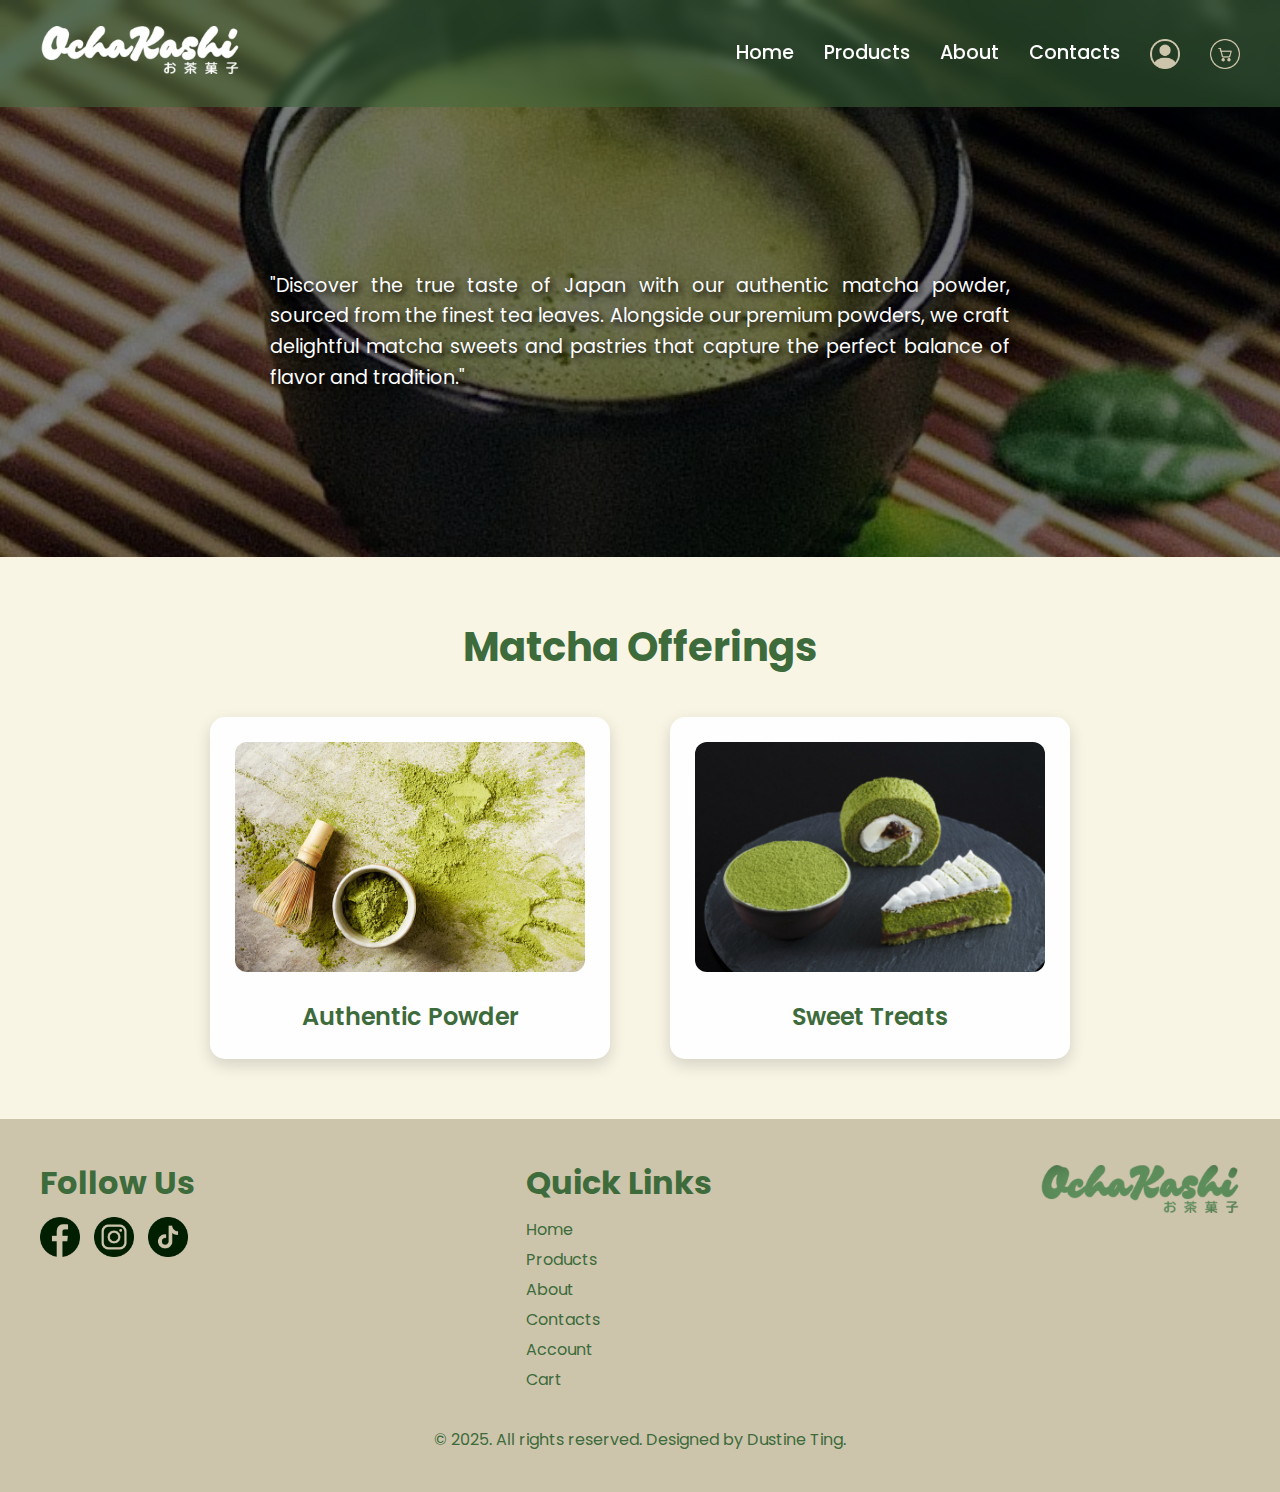
<file: Index.html>
<!DOCTYPE html>
<html lang = "en">
    <head>
        <meta charset = "UTF-8">
        <meta name = "viewport" content = "width=device-width, initial-scale=1.0">
        <link href = "Styles.css" rel = "stylesheet">
        <link href = "https://fonts.googleapis.com/css2?family=Poppins:ital,wght@0,100;0,200;0,300;0,400;0,500;0,600;0,700;0,800;0,900;1,100;1,200;1,300;1,400;1,500;1,600;1,700;1,800;1,900&display=swap" rel = "stylesheet">
        <title>Home - OchaKashi</title>
    </head>
    <body>
        <!-- Navigation Section -->
        <header class = "navigation">
            <div class = "logo"><a href = "Index.html"><img src = "Images/OchaKashi White Logo.png" alt = "OchaKashi White Logo"></a></div>
            <nav>
                <ul>
                    <li><a href = "Index.html">Home</a></li>
                    <li><a href = "Products.html">Products</a></li>
                    <li><a href = "About.html">About</a></li>
                    <li><a href = "Contacts.html">Contacts</a></li>
                    <li><a href = "Account.html"><img src = "Images/Account Icon.png" alt = "Account Icon"></a></li>
                    <li><a href = "Cart.html"><img src = "Images/Cart Icon.png" alt = "Cart Icon"></a></li>
                </ul>
            </nav>
        </header>

        <!-- Hero Section -->
        <section class = "hero">
            <div class = "overlay">
                <p>
                    "Discover the true taste of Japan with our authentic matcha powder, sourced from the finest tea leaves.
                    Alongside our premium powders, we craft delightful matcha sweets and pastries that capture the perfect balance of flavor and tradition."
                </p>
            </div>
        </section>

        <!-- Offerings Section -->
        <section class = "offerings">
            <h1>Matcha Offerings</h1>
            <div class = "cards">
                <div class = "card">
                    <a href = "Products.html"><img src = "Images/Matcha Powder.jpg" alt = "Matcha Powder"></a>
                    <h3>Authentic Powder</h3>
                </div>
                <div class = "card">
                    <a href = "Products.html"><img src = "Images/Matcha Treats.jpg" alt = "Matcha Treats"></a>
                    <h3>Sweet Treats</h3>
                </div>
            </div>
        </section>

        <!-- Footer Section-->
        <footer>
            <div class = "socials">
                <h5>Follow Us</h5>
                <div class = "icons">
                    <a href = "" target = "_blank"><img src = "Images/FB Logo.png" alt = "Facebook Logo"></a>
                    <a href = "" target = "_blank"><img src = "Images/IG Logo.png" alt = "Instagram Logo"></a>
                    <a href = "" target = "_blank"><img src = "Images/TikTok Logo.png" alt = "TikTok Logo"></a>
                </div>
            </div>
            <div class = "quick-links">
                <h5>Quick Links</h5>
                <ul>
                    <li><a href = "Index.html">Home</a></li>
                    <li><a href = "Products.html">Products</a></li>
                    <li><a href = "About.html">About</a></li>
                    <li><a href = "Contacts.html">Contacts</a></li>
                    <li><a href = "Account.html">Account</a></li>
                    <li><a href = "Cart.html">Cart</a></li>
                </ul>
            </div>
            <div class = "footer-logo"><a href = "Index.html"><img src = "Images/OchaKashi Logo.png" alt = "OchaKashi Logo"></a></div>
            <p class = "credits">© 2025. All rights reserved. Designed by Dustine Ting.</p>
        </footer>
    </body>
</html>
</file>
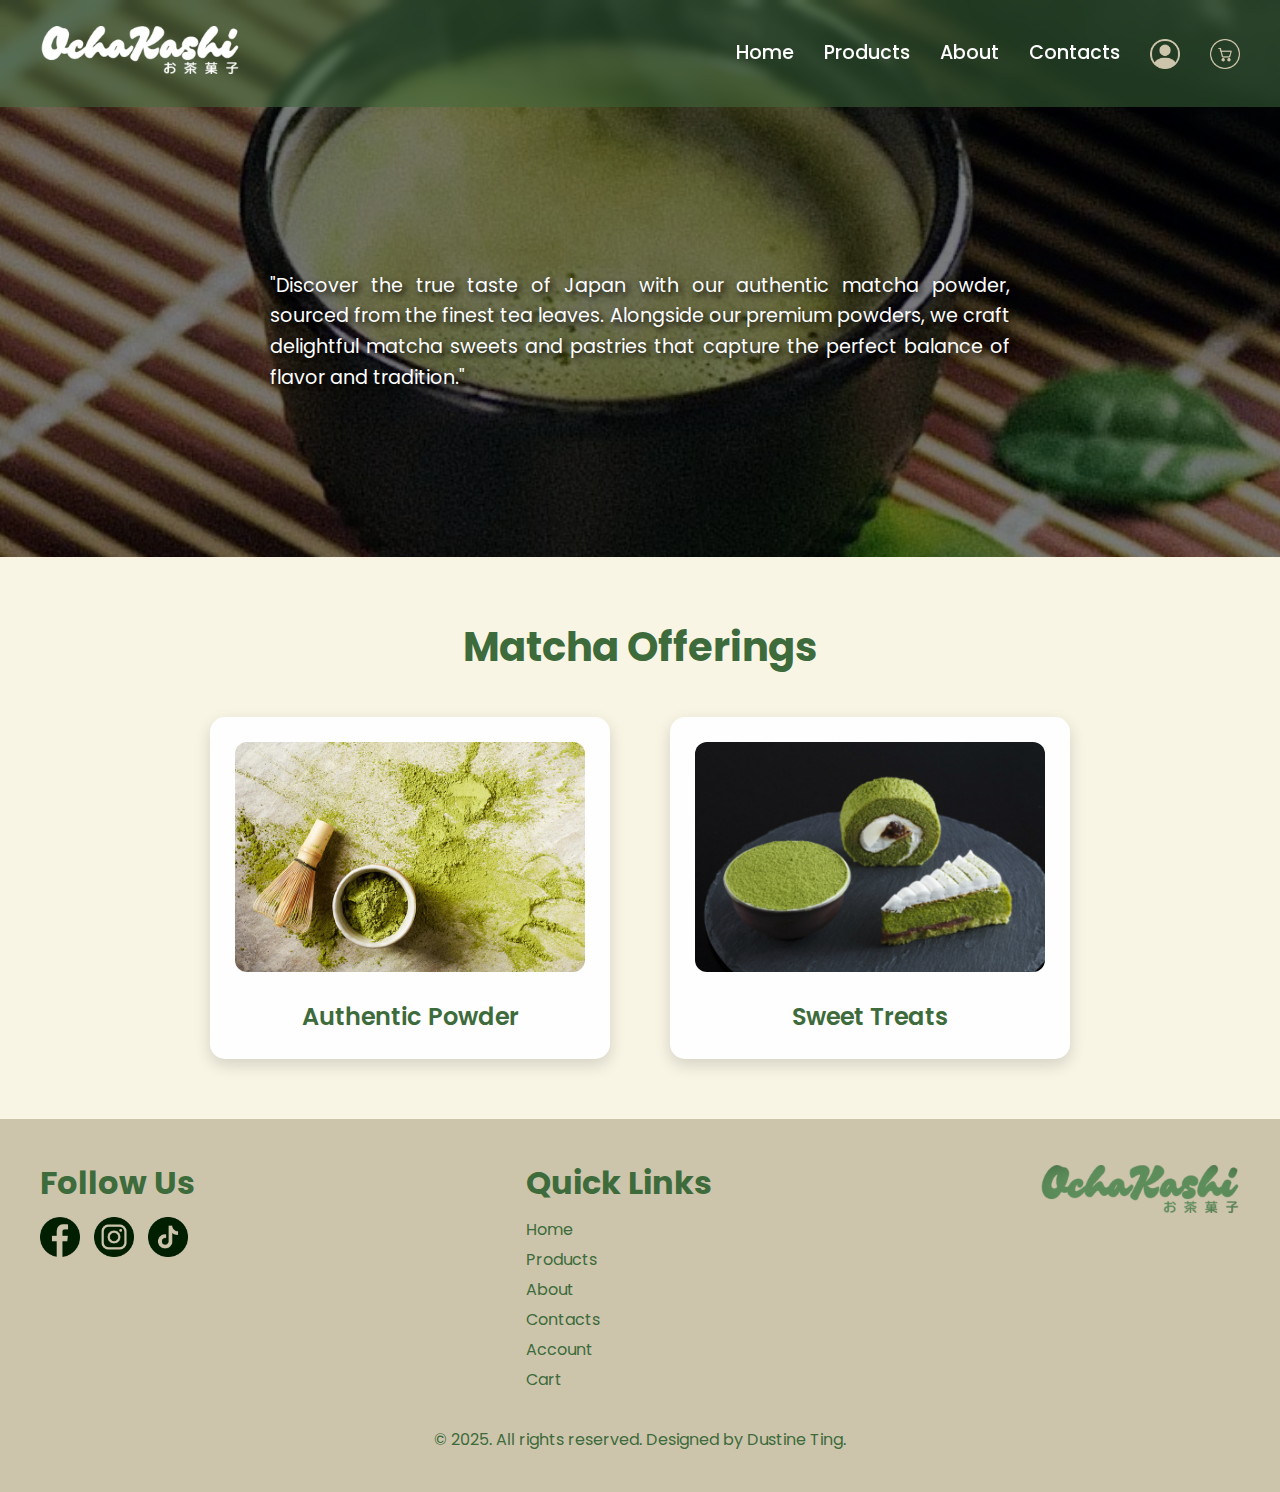
<file: index.html>
<!DOCTYPE html>
<html lang = "en">
    <head>
        <meta charset = "UTF-8">
        <meta name = "viewport" content = "width=device-width, initial-scale=1.0">
        <link href = "Styles.css" rel = "stylesheet">
        <link href = "https://fonts.googleapis.com/css2?family=Poppins:ital,wght@0,100;0,200;0,300;0,400;0,500;0,600;0,700;0,800;0,900;1,100;1,200;1,300;1,400;1,500;1,600;1,700;1,800;1,900&display=swap" rel = "stylesheet">
        <title>Home - OchaKashi</title>
    </head>
    <body>
        <!-- Navigation Section -->
        <header class = "navigation">
            <div class = "logo"><a href = "index.html"><img src = "Images/OchaKashi White Logo.png" alt = "OchaKashi White Logo"></a></div>
            <nav>
                <ul>
                    <li><a href = "index.html">Home</a></li>
                    <li><a href = "Products.html">Products</a></li>
                    <li><a href = "About.html">About</a></li>
                    <li><a href = "Contacts.html">Contacts</a></li>
                    <li><a href = "Account.html"><img src = "Images/Account Icon.png" alt = "Account Icon"></a></li>
                    <li><a href = "Cart.html"><img src = "Images/Cart Icon.png" alt = "Cart Icon"></a></li>
                </ul>
            </nav>
        </header>

        <!-- Hero Section -->
        <section class = "hero">
            <div class = "overlay">
                <p>
                    "Discover the true taste of Japan with our authentic matcha powder, sourced from the finest tea leaves.
                    Alongside our premium powders, we craft delightful matcha sweets and pastries that capture the perfect balance of flavor and tradition."
                </p>
            </div>
        </section>

        <!-- Offerings Section -->
        <section class = "offerings">
            <h1>Matcha Offerings</h1>
            <div class = "cards">
                <div class = "card">
                    <a href = "Products.html"><img src = "Images/Matcha Powder.jpg" alt = "Matcha Powder"></a>
                    <h3>Authentic Powder</h3>
                </div>
                <div class = "card">
                    <a href = "Products.html#Matcha-Sweet-Treats"><img src = "Images/Matcha Treats.jpg" alt = "Matcha Treats"></a>
                    <h3>Sweet Treats</h3>
                </div>
            </div>
        </section>

        <!-- Footer Section -->
        <footer>
            <div class = "socials">
                <h5>Follow Us</h5>
                <div class = "icons">
                    <a href = "" target = "_blank"><img src = "Images/FB Logo.png" alt = "Facebook Logo"></a>
                    <a href = "" target = "_blank"><img src = "Images/IG Logo.png" alt = "Instagram Logo"></a>
                    <a href = "" target = "_blank"><img src = "Images/TikTok Logo.png" alt = "TikTok Logo"></a>
                </div>
            </div>
            <div class = "quick-links">
                <h5>Quick Links</h5>
                <ul>
                    <li><a href = "index.html">Home</a></li>
                    <li><a href = "Products.html">Products</a></li>
                    <li><a href = "About.html">About</a></li>
                    <li><a href = "Contacts.html">Contacts</a></li>
                    <li><a href = "Account.html">Account</a></li>
                    <li><a href = "Cart.html">Cart</a></li>
                </ul>
            </div>
            <div class = "footer-logo"><a href = "index.html"><img src = "Images/OchaKashi Logo.png" alt = "OchaKashi Logo"></a></div>
            <p class = "credits">© 2025. All rights reserved. Designed by Dustine Ting.</p>
        </footer>
    </body>
</html>
</file>
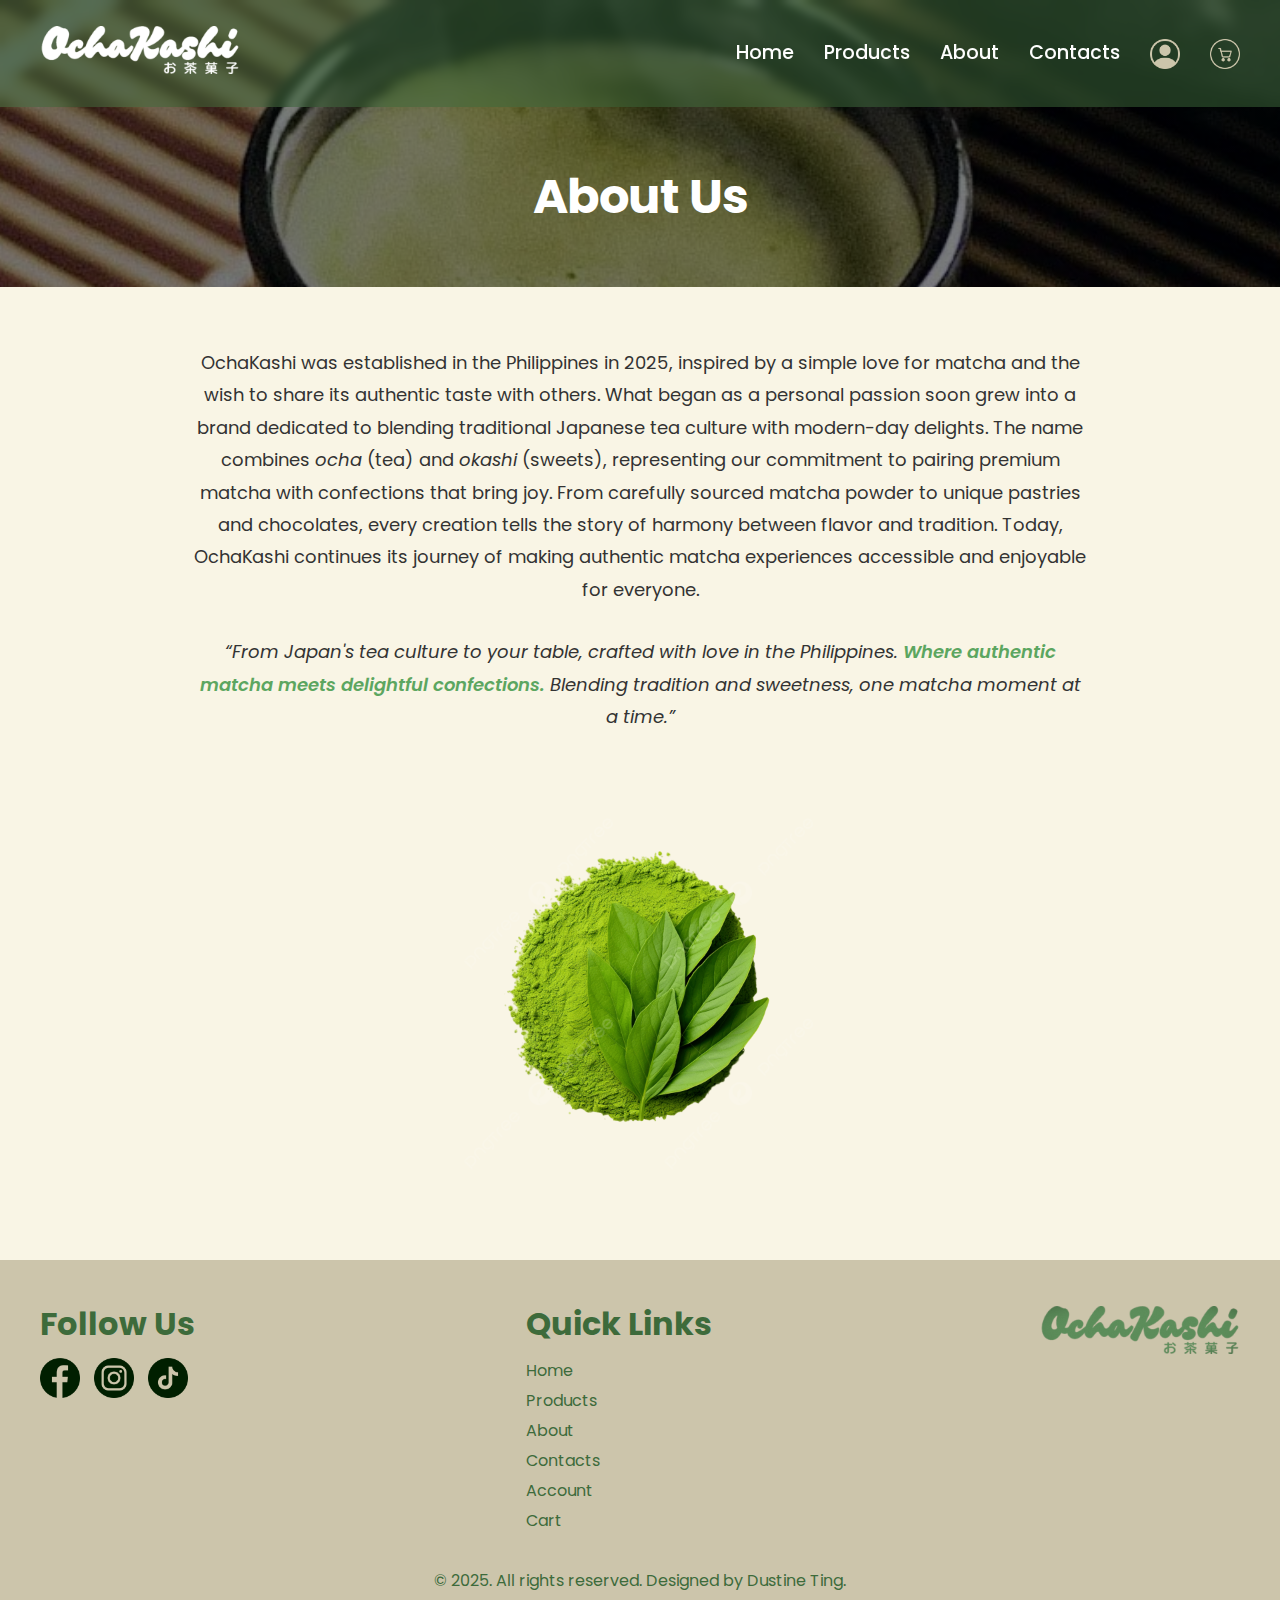
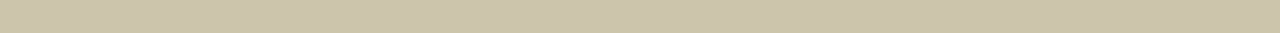
<file: About.html>
<!DOCTYPE html>
<html lang = "en">
    <head>
        <meta charset = "UTF-8">
        <meta name = "viewport" content = "width=device-width, initial-scale=1.0">
        <link href = "Styles.css" rel = "stylesheet">
        <link href = "https://fonts.googleapis.com/css2?family=Poppins:ital,wght@0,100;0,200;0,300;0,400;0,500;0,600;0,700;0,800;0,900;1,100;1,200;1,300;1,400;1,500;1,600;1,700;1,800;1,900&display=swap" rel = "stylesheet">
        <title>About - OchaKashi</title>
    </head>
    <body>
        <!-- Navigation Section -->
        <header class = "navigation">
            <div class = "logo"><a href = "index.html"><img src = "Images/OchaKashi White Logo.png" alt = "OchaKashi White Logo"></a></div>
            <nav>
                <ul>
                    <li><a href = "index.html">Home</a></li>
                    <li><a href = "Products.html">Products</a></li>
                    <li><a href = "About.html">About</a></li>
                    <li><a href = "Contacts.html">Contacts</a></li>
                    <li><a href = "Account.html"><img src = "Images/Account Icon.png" alt = "Account Icon"></a></li>
                    <li><a href = "Cart.html"><img src = "Images/Cart Icon.png" alt = "Cart Icon"></a></li>
                </ul>
            </nav>
        </header>

        <!-- About Hero Section -->
        <section class = "about-hero">
            <div class = "overlay">
                <h1>About Us</h1>
            </div>
        </section>

        <!-- About Content Section -->
        <section class = "about-section">
            <div class = "about-container">
                <p>
                    OchaKashi was established in the Philippines in 2025, inspired by a simple love for matcha and the wish to share its authentic taste with others. What began as a personal passion soon grew into a brand dedicated to blending traditional Japanese tea culture with modern-day delights. The name combines <em>ocha</em> (tea) and <em>okashi</em> (sweets), representing our commitment to pairing premium matcha with confections that bring joy. From carefully sourced matcha powder to unique pastries and chocolates, every creation tells the story of harmony between flavor and tradition. Today, OchaKashi continues its journey of making authentic matcha experiences accessible and enjoyable for everyone.
                </p>

                <p class = "quote">
                    “From Japan's tea culture to your table, crafted with love in the Philippines. 
                    <span class = "highlight">Where authentic matcha meets delightful confections.</span> 
                    Blending tradition and sweetness, one matcha moment at a time.”
                </p>

                <div class = "about-image">
                    <img src = "Images/Matcha.png" alt = "Matcha Leaves">
                </div>
            </div>
        </section>

        <!-- Footer Section -->
        <footer>
            <div class = "socials">
                <h5>Follow Us</h5>
                <div class = "icons">
                    <a href = "" target = "_blank"><img src = "Images/FB Logo.png" alt = "Facebook Logo"></a>
                    <a href = "" target = "_blank"><img src = "Images/IG Logo.png" alt = "Instagram Logo"></a>
                    <a href = "" target = "_blank"><img src = "Images/TikTok Logo.png" alt = "TikTok Logo"></a>
                </div>
            </div>
            <div class = "quick-links">
                <h5>Quick Links</h5>
                <ul>
                    <li><a href = "index.html">Home</a></li>
                    <li><a href = "Products.html">Products</a></li>
                    <li><a href = "About.html">About</a></li>
                    <li><a href = "Contacts.html">Contacts</a></li>
                    <li><a href = "Account.html">Account</a></li>
                    <li><a href = "Cart.html">Cart</a></li>
                </ul>
            </div>
            <div class = "footer-logo"><a href = "index.html"><img src = "Images/OchaKashi Logo.png" alt = "OchaKashi Logo"></a></div>
            <p class = "credits">© 2025. All rights reserved. Designed by Dustine Ting.</p>
        </footer>
    </body>
</html>
</file>
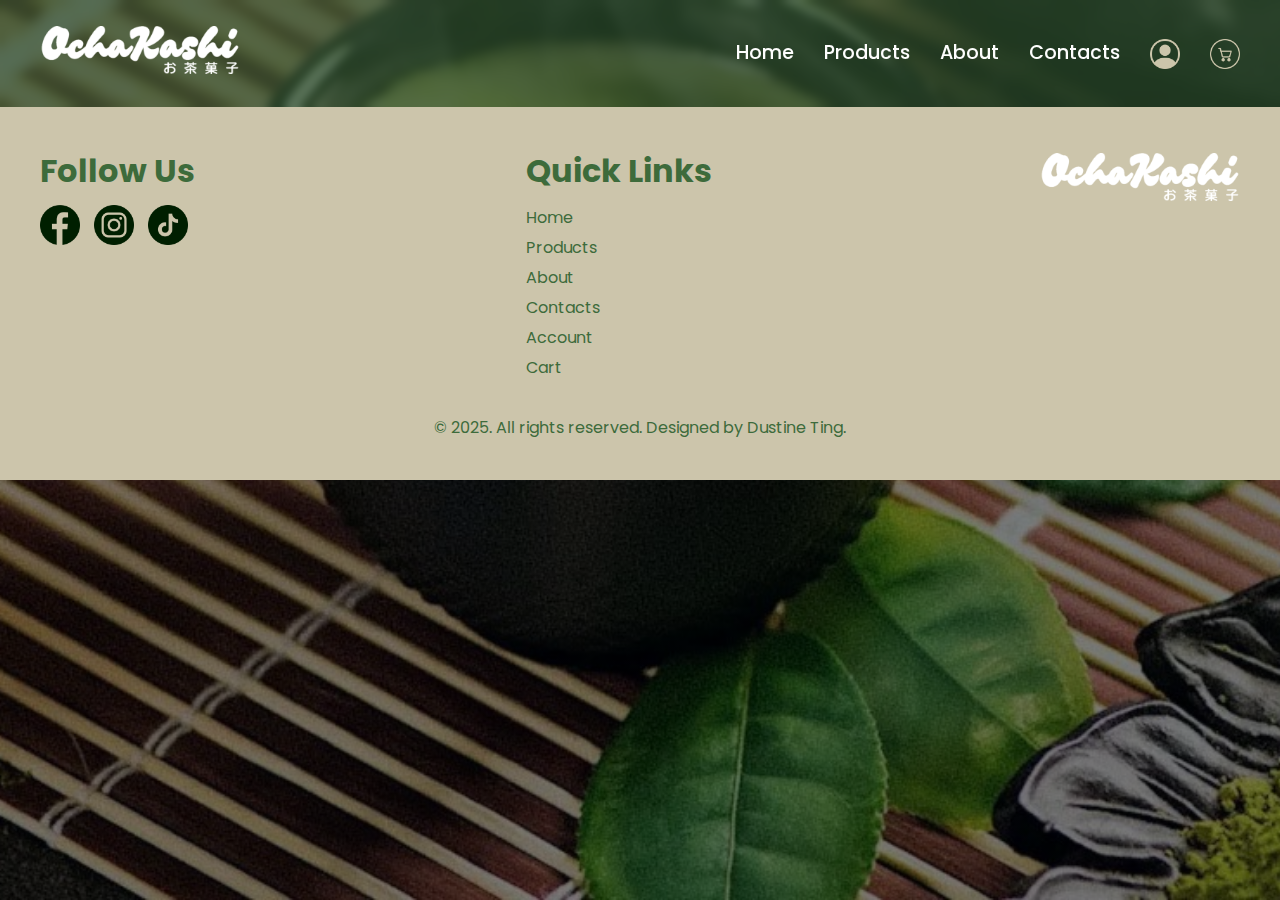
<file: Account.html>
<!DOCTYPE html>
<html lang = "en">
    <head>
        <meta charset = "UTF-8">
        <meta name = "viewport" content = "width=device-width, initial-scale=1.0">
        <link href = "Styles.css" rel = "stylesheet">
        <link href = "https://fonts.googleapis.com/css2?family=Poppins:ital,wght@0,100;0,200;0,300;0,400;0,500;0,600;0,700;0,800;0,900;1,100;1,200;1,300;1,400;1,500;1,600;1,700;1,800;1,900&display=swap" rel = "stylesheet">
        <title>Account - OchaKashi</title>
    </head>
    <body>
        <!-- Navigation Section -->
        <header class = "navigation">
            <div class = "logo"><a href = "Index.html"><img src = "Images/OchaKashi White Logo.png" alt = "OchaKashi White Logo"></a></div>
            <nav>
                <ul>
                    <li><a href = "Index.html">Home</a></li>
                    <li><a href = "Products.html">Products</a></li>
                    <li><a href = "About.html">About</a></li>
                    <li><a href = "Contacts.html">Contacts</a></li>
                    <li><a href = "Account.html"><img src = "Images/Account Icon.png" alt = "Account Icon"></a></li>
                    <li><a href = "Cart.html"><img src = "Images/Cart Icon.png" alt = "Cart Icon"></a></li>
                </ul>
            </nav>
        </header>

        <!-- Footer Section-->
        <footer>
            <div class = "socials">
                <h5>Follow Us</h5>
                <div class = "icons">
                    <a href = "" target = "_blank"><img src = "Images/FB Logo.png" alt = "Facebook Logo"></a>
                    <a href = "" target = "_blank"><img src = "Images/IG Logo.png" alt = "Instagram Logo"></a>
                    <a href = "" target = "_blank"><img src = "Images/TikTok Logo.png" alt = "TikTok Logo"></a>
                </div>
            </div>
            <div class = "quick-links">
                <h5>Quick Links</h5>
                <ul>
                    <li><a href = "Index.html">Home</a></li>
                    <li><a href = "Products.html">Products</a></li>
                    <li><a href = "About.html">About</a></li>
                    <li><a href = "Contacts.html">Contacts</a></li>
                    <li><a href = "Account.html">Account</a></li>
                    <li><a href = "Cart.html">Cart</a></li>
                </ul>
            </div>
            <div class = "footer-logo"><a href = "Index.html"><img src = "Images/OchaKashi White Logo.png" alt = "OchaKashi White Logo"></a></div>
            <p class = "credits">© 2025. All rights reserved. Designed by Dustine Ting.</p>
        </footer>
    </body>
</html>
</file>
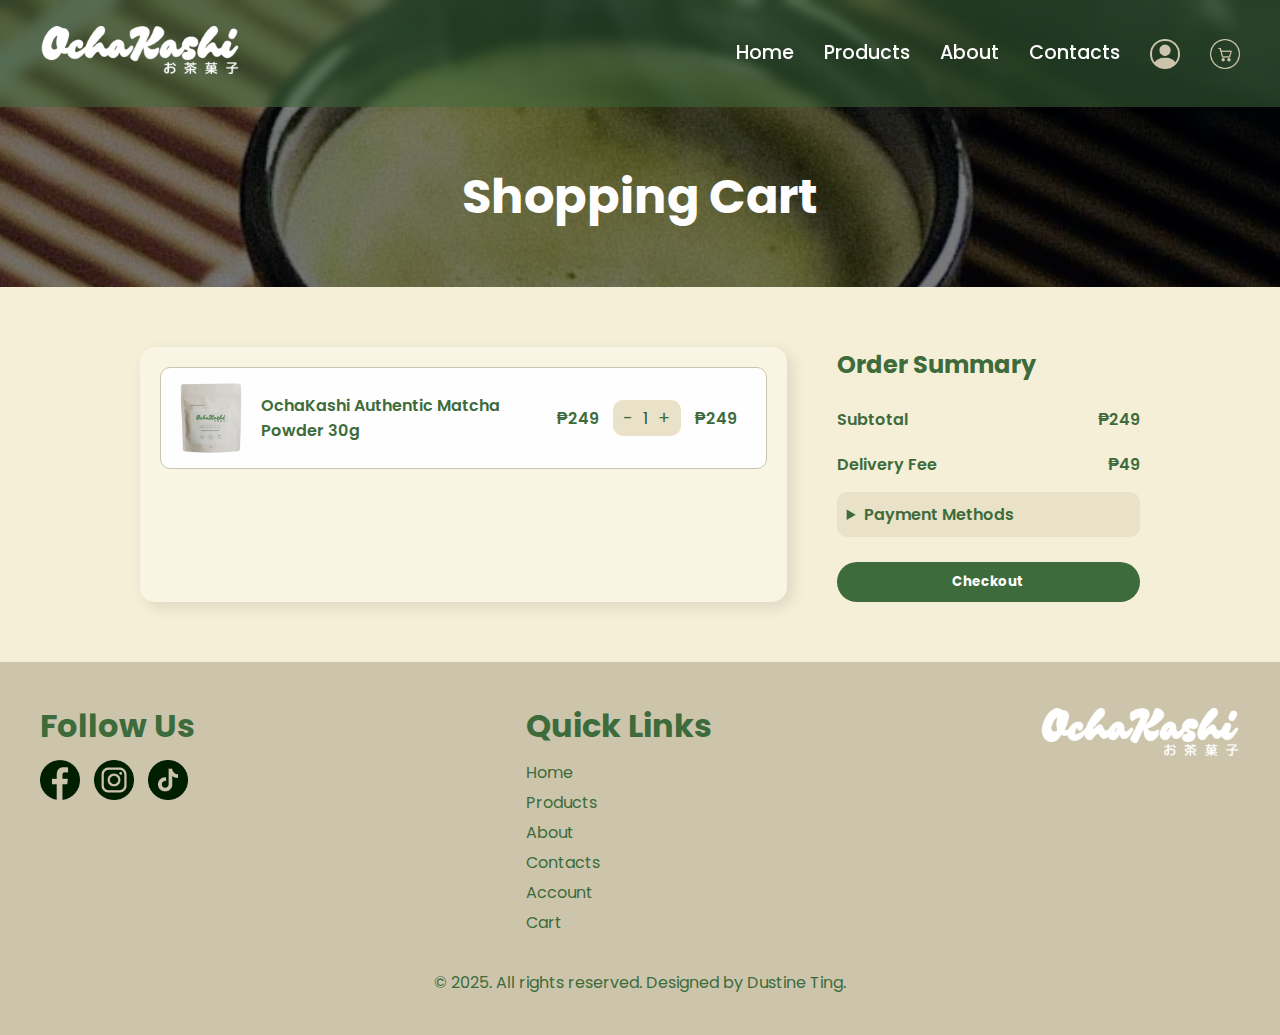
<file: Cart.html>
<!DOCTYPE html>
<html lang = "en">
    <head>
        <meta charset = "UTF-8">
        <meta name = "viewport" content = "width=device-width, initial-scale=1.0">
        <link href = "Styles.css" rel = "stylesheet">
        <link href = "https://fonts.googleapis.com/css2?family=Poppins:ital,wght@0,100;0,200;0,300;0,400;0,500;0,600;0,700;0,800;0,900;1,100;1,200;1,300;1,400;1,500;1,600;1,700;1,800;1,900&display=swap" rel = "stylesheet">
        <title>Cart - OchaKashi</title>
    </head>
    <body>
        <!-- Navigation Section -->
        <header class = "navigation">
            <div class = "logo"><a href = "index.html"><img src = "Images/OchaKashi White Logo.png" alt = "OchaKashi White Logo"></a></div>
            <nav>
                <ul>
                    <li><a href = "index.html">Home</a></li>
                    <li><a href = "Products.html">Products</a></li>
                    <li><a href = "About.html">About</a></li>
                    <li><a href = "Contacts.html">Contacts</a></li>
                    <li><a href = "Account.html"><img src = "Images/Account Icon.png" alt = "Account Icon"></a></li>
                    <li><a href = "Cart.html"><img src = "Images/Cart Icon.png" alt = "Cart Icon"></a></li>
                </ul>
            </nav>
        </header>

        <!-- Hero Section -->
        <section class = "cart-hero">
            <h1>Shopping Cart</h1>
        </section>

        <!-- Cart Section -->
        <section class = "cart-section">
            <div class = "cart-container">
                <!-- Left: Cart Items -->
                <div class = "cart-items">
                    <div class = "cart-item">
                        <img src = "Images/OchaKashi Matcha Powder.png" alt = "Matcha Powder">
                        <div class = "item-info">
                            <h3>OchaKashi Authentic Matcha Powder 30g</h3>
                        </div>
                        <p class="item-price">₱249</p>
                        <div class="quantity-controls">
                            <button>-</button>
                            <span>1</span>
                            <button>+</button>
                        </div>
                        <p class="item-total">₱249</p>
                    </div>
                </div>

                <!-- Right: Summary -->
                <aside class="order-summary">
                    <h2>Order Summary</h2>
                    <div class = "summary-item">
                        <span>Subtotal</span><span>₱249</span>
                    </div>
                    <div class = "summary-item">
                        <span>Delivery Fee</span><span>₱49</span>
                    </div>

                    <details class = "payment-methods">
                        <summary>Payment Methods</summary>
                        <ul>
                            <li>Cash on Delivery</li>
                            <li>GCash</li>
                            <li>Credit/Debit Card</li>
                        </ul>
                    </details>

                    <button class = "checkout-button">Checkout</button>
                </aside>
            </div>
        </section>

        <!-- Footer Section-->
        <footer>
            <div class = "socials">
                <h5>Follow Us</h5>
                <div class = "icons">
                    <a href = "" target = "_blank"><img src = "Images/FB Logo.png" alt = "Facebook Logo"></a>
                    <a href = "" target = "_blank"><img src = "Images/IG Logo.png" alt = "Instagram Logo"></a>
                    <a href = "" target = "_blank"><img src = "Images/TikTok Logo.png" alt = "TikTok Logo"></a>
                </div>
            </div>
            <div class = "quick-links">
                <h5>Quick Links</h5>
                <ul>
                    <li><a href = "index.html">Home</a></li>
                    <li><a href = "Products.html">Products</a></li>
                    <li><a href = "About.html">About</a></li>
                    <li><a href = "Contacts.html">Contacts</a></li>
                    <li><a href = "Account.html">Account</a></li>
                    <li><a href = "Cart.html">Cart</a></li>
                </ul>
            </div>
            <div class = "footer-logo"><a href = "index.html"><img src = "Images/OchaKashi White Logo.png" alt = "OchaKashi White Logo"></a></div>
            <p class = "credits">© 2025. All rights reserved. Designed by Dustine Ting.</p>
        </footer>
    </body>
</html>
</file>
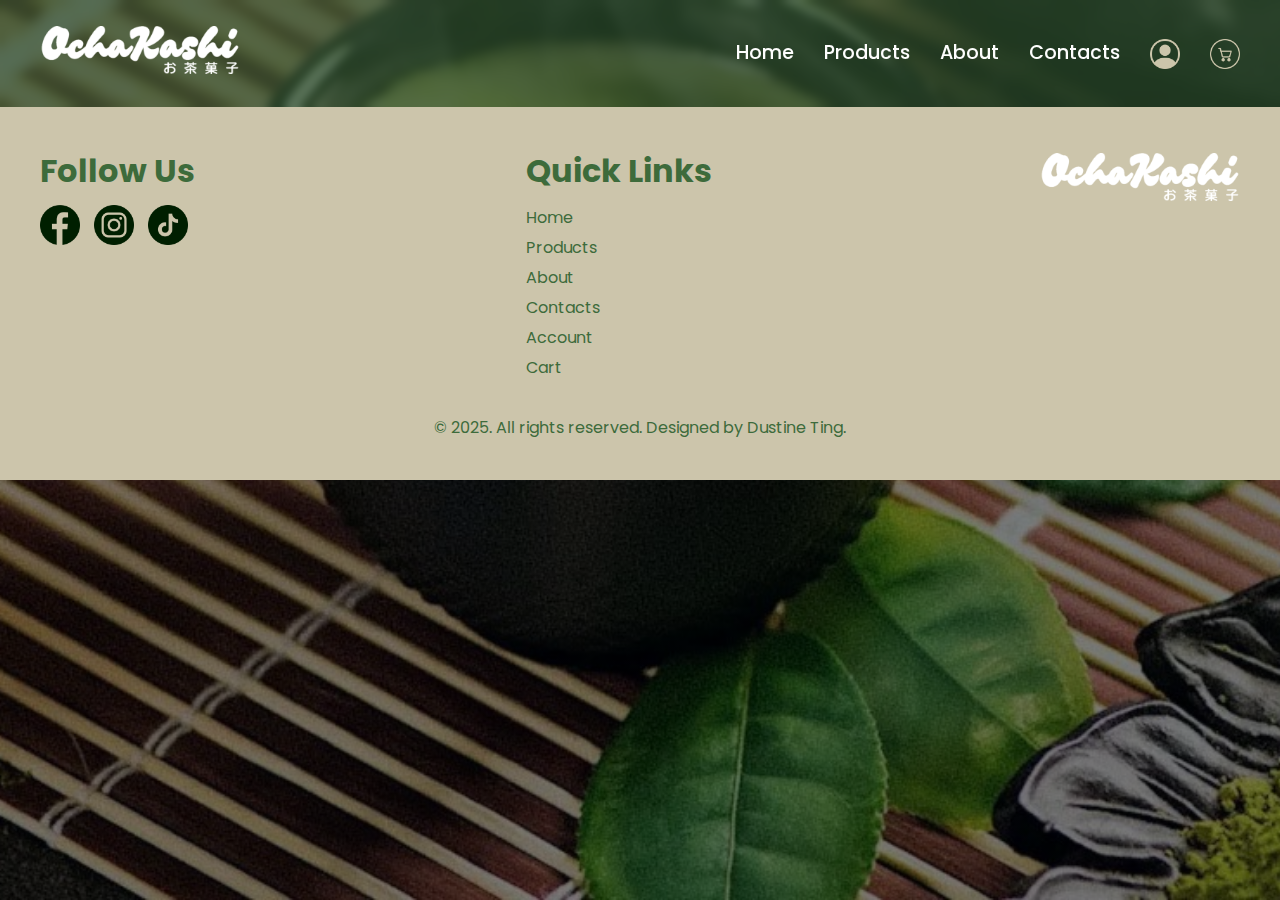
<file: Contacts.html>
<!DOCTYPE html>
<html lang = "en">
    <head>
        <meta charset = "UTF-8">
        <meta name = "viewport" content = "width=device-width, initial-scale=1.0">
        <link href = "Styles.css" rel = "stylesheet">
        <link href = "https://fonts.googleapis.com/css2?family=Poppins:ital,wght@0,100;0,200;0,300;0,400;0,500;0,600;0,700;0,800;0,900;1,100;1,200;1,300;1,400;1,500;1,600;1,700;1,800;1,900&display=swap" rel = "stylesheet">
        <title>Contacts - OchaKashi</title>
    </head>
    <body>
        <!-- Navigation Section -->
        <header class = "navigation">
            <div class = "logo"><a href = "Index.html"><img src = "Images/OchaKashi White Logo.png" alt = "OchaKashi White Logo"></a></div>
            <nav>
                <ul>
                    <li><a href = "Index.html">Home</a></li>
                    <li><a href = "Products.html">Products</a></li>
                    <li><a href = "About.html">About</a></li>
                    <li><a href = "Contacts.html">Contacts</a></li>
                    <li><a href = "Account.html"><img src = "Images/Account Icon.png" alt = "Account Icon"></a></li>
                    <li><a href = "Cart.html"><img src = "Images/Cart Icon.png" alt = "Cart Icon"></a></li>
                </ul>
            </nav>
        </header>

        <!-- Footer Section-->
        <footer>
            <div class = "socials">
                <h5>Follow Us</h5>
                <div class = "icons">
                    <a href = "" target = "_blank"><img src = "Images/FB Logo.png" alt = "Facebook Logo"></a>
                    <a href = "" target = "_blank"><img src = "Images/IG Logo.png" alt = "Instagram Logo"></a>
                    <a href = "" target = "_blank"><img src = "Images/TikTok Logo.png" alt = "TikTok Logo"></a>
                </div>
            </div>
            <div class = "quick-links">
                <h5>Quick Links</h5>
                <ul>
                    <li><a href = "Index.html">Home</a></li>
                    <li><a href = "Products.html">Products</a></li>
                    <li><a href = "About.html">About</a></li>
                    <li><a href = "Contacts.html">Contacts</a></li>
                    <li><a href = "Account.html">Account</a></li>
                    <li><a href = "Cart.html">Cart</a></li>
                </ul>
            </div>
            <div class = "footer-logo"><a href = "Index.html"><img src = "Images/OchaKashi White Logo.png" alt = "OchaKashi White Logo"></a></div>
            <p class = "credits">© 2025. All rights reserved. Designed by Dustine Ting.</p>
        </footer>
    </body>
</html>
</file>
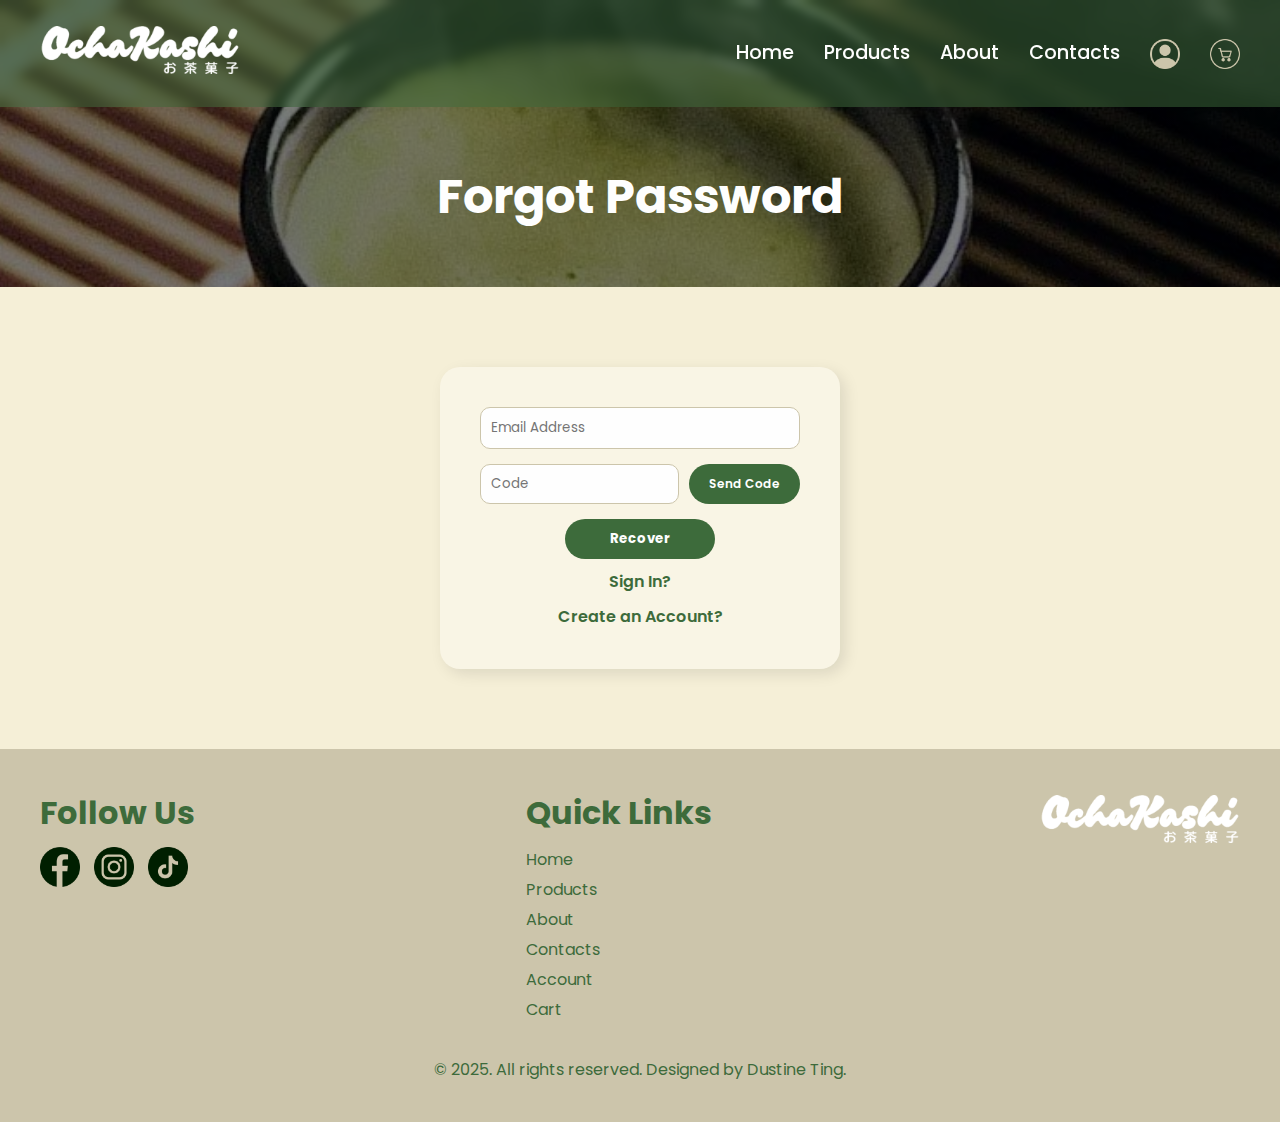
<file: Forgot-Password.html>
<!DOCTYPE html>
<html lang = "en">
    <head>
        <meta charset = "UTF-8">
        <meta name = "viewport" content = "width=device-width, initial-scale=1.0">
        <link href = "Styles.css" rel = "stylesheet">
        <link href = "https://fonts.googleapis.com/css2?family=Poppins:ital,wght@0,100;0,200;0,300;0,400;0,500;0,600;0,700;0,800;0,900;1,100;1,200;1,300;1,400;1,500;1,600;1,700;1,800;1,900&display=swap" rel = "stylesheet">
        <title>Forgot Password - OchaKashi</title>
    </head>
    <body>
        <!-- Navigation Section -->
        <header class = "navigation">
            <div class = "logo"><a href = "Index.html"><img src = "Images/OchaKashi White Logo.png" alt = "OchaKashi White Logo"></a></div>
            <nav>
                <ul>
                    <li><a href = "Index.html">Home</a></li>
                    <li><a href = "Products.html">Products</a></li>
                    <li><a href = "About.html">About</a></li>
                    <li><a href = "Contacts.html">Contacts</a></li>
                    <li><a href = "Account.html"><img src = "Images/Account Icon.png" alt = "Account Icon"></a></li>
                    <li><a href = "Cart.html"><img src = "Images/Cart Icon.png" alt = "Cart Icon"></a></li>
                </ul>
            </nav>
        </header>

        <!-- Hero Section -->
        <section class = "account-hero">
            <div class = "overlay">
                <h1>Forgot Password</h1>
            </div>
        </section>

        <!-- Forgot Password Form -->
        <section class = "account-section">
            <form class = "account-form">
                <input type = "email" placeholder = "Email Address" required>

                <div class = "code-fields">
                    <input type = "text" placeholder = "Code" required>
                    <button type = "button" class = "small-button">Send Code</button>
                </div>

                <button type = "submit" class = "button">Recover</button>

                <a href = "Account.html" class = "switch-link">Sign In?</a>
                <a href = "Sign-Up.html" class = "switch-link">Create an Account?</a>
            </form>
        </section>

        <!-- Footer Section-->
        <footer>
            <div class = "socials">
                <h5>Follow Us</h5>
                <div class = "icons">
                    <a href = "" target = "_blank"><img src = "Images/FB Logo.png" alt = "Facebook Logo"></a>
                    <a href = "" target = "_blank"><img src = "Images/IG Logo.png" alt = "Instagram Logo"></a>
                    <a href = "" target = "_blank"><img src = "Images/TikTok Logo.png" alt = "TikTok Logo"></a>
                </div>
            </div>
            <div class = "quick-links">
                <h5>Quick Links</h5>
                <ul>
                    <li><a href = "Index.html">Home</a></li>
                    <li><a href = "Products.html">Products</a></li>
                    <li><a href = "About.html">About</a></li>
                    <li><a href = "Contacts.html">Contacts</a></li>
                    <li><a href = "Account.html">Account</a></li>
                    <li><a href = "Cart.html">Cart</a></li>
                </ul>
            </div>
            <div class = "footer-logo"><a href = "Index.html"><img src = "Images/OchaKashi White Logo.png" alt = "OchaKashi White Logo"></a></div>
            <p class = "credits">© 2025. All rights reserved. Designed by Dustine Ting.</p>
        </footer>
    </body>
</html>
</file>
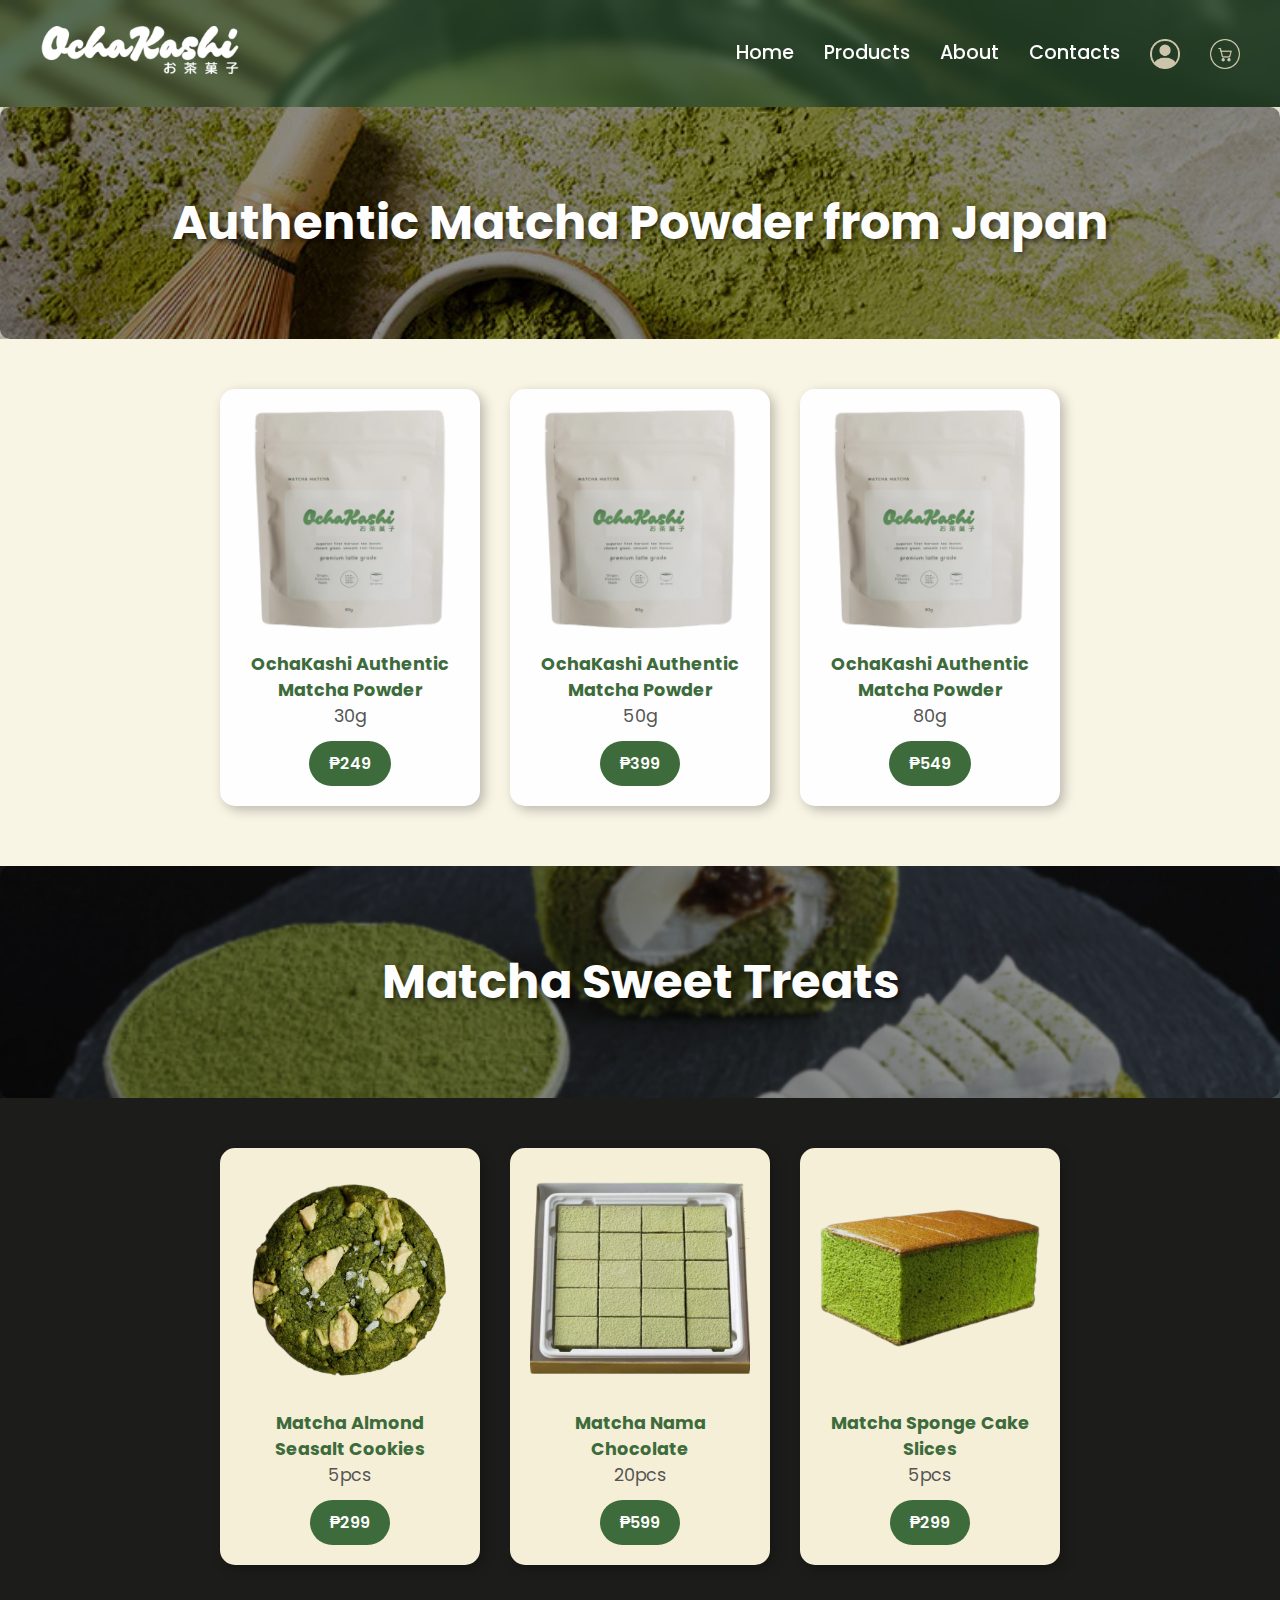
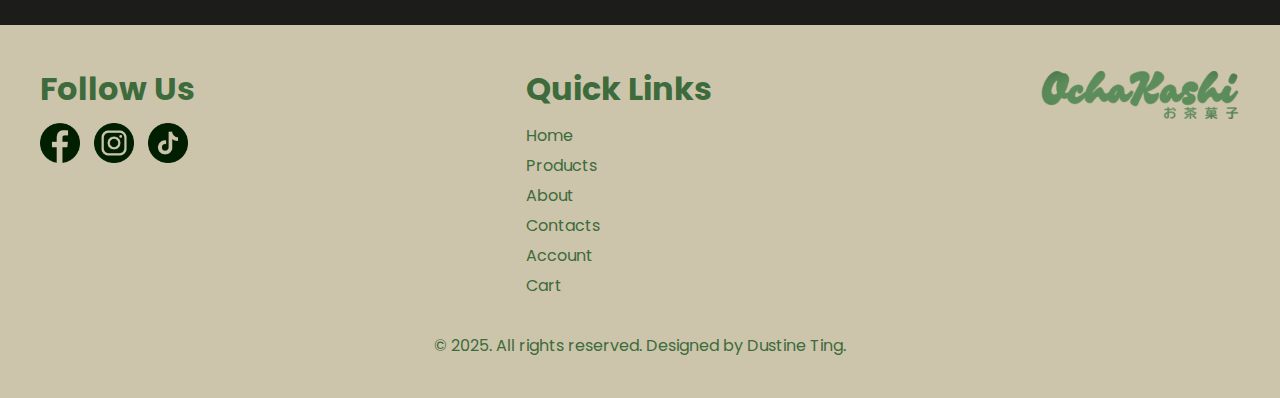
<file: Products.html>
<!DOCTYPE html>
<html lang = "en">
    <head>
        <meta charset = "UTF-8">
        <meta name = "viewport" content = "width=device-width, initial-scale=1.0">
        <link href = "Styles.css" rel = "stylesheet">
        <link href = "https://fonts.googleapis.com/css2?family=Poppins:ital,wght@0,100;0,200;0,300;0,400;0,500;0,600;0,700;0,800;0,900;1,100;1,200;1,300;1,400;1,500;1,600;1,700;1,800;1,900&display=swap" rel = "stylesheet">
        <title>Products - OchaKashi</title>
    </head>
    <body>
        <!-- Navigation Section -->
        <header class = "navigation">
            <div class = "logo"><a href = "index.html"><img src = "Images/OchaKashi White Logo.png" alt = "OchaKashi White Logo"></a></div>
            <nav>
                <ul>
                    <li><a href = "index.html">Home</a></li>
                    <li><a href = "Products.html">Products</a></li>
                    <li><a href = "About.html">About</a></li>
                    <li><a href = "Contacts.html">Contacts</a></li>
                    <li><a href = "Account.html"><img src = "Images/Account Icon.png" alt = "Account Icon"></a></li>
                    <li><a href = "Cart.html"><img src = "Images/Cart Icon.png" alt = "Cart Icon"></a></li>
                </ul>
            </nav>
        </header>

        <!-- Matcha Powder Section -->
        <section class = "powder-section product-section">
            <div class = "section-header">
                <h1>Authentic Matcha Powder from Japan</h1>
            </div>

            <div class = "product-cards">
                <div class = "product-card">
                    <img src = "Images/OchaKashi Matcha Powder.png" alt = "Matcha Powder 30g">
                    <h3>OchaKashi Authentic Matcha Powder<br><span>30g</span></h3>
                    <p class = "price">₱249</p>
                </div>

                <div class = "product-card">
                    <img src = "Images/OchaKashi Matcha Powder.png" alt = "Matcha Powder 50g">
                    <h3>OchaKashi Authentic Matcha Powder<br><span>50g</span></h3>
                    <p class = "price">₱399</p>
                </div>

                <div class = "product-card">
                    <img src = "Images/OchaKashi Matcha Powder.png" alt = "Matcha Powder 80g">
                    <h3>OchaKashi Authentic Matcha Powder<br><span>80g</span></h3>
                    <p class = "price">₱549</p>
                </div>
            </div>
        </section>

        <!-- Sweet Treats Section -->
        <section id = "Matcha-Sweet-Treats" class = "treats-section product-section">
            <div class = "section-header">
                <h1>Matcha Sweet Treats</h1>
            </div>

            <div class = "product-cards">
                <div class = "product-card">
                    <img src = "Images/Matcha Cookie.png" alt = "Matcha Cookies">
                    <h3>Matcha Almond Seasalt Cookies<br><span>5pcs</span></h3>
                    <p class = "price">₱299</p>
                </div>

                <div class = "product-card">
                    <img src = "Images/Matcha Nama.png" alt = "Matcha Nama Chocolate">
                    <h3>Matcha Nama Chocolate<br><span>20pcs</span></h3>
                    <p class = "price">₱599</p>
                </div>

                <div class = "product-card">
                    <img src = "Images/Matcha Sponge Cake.png" alt = "Matcha Sponge Cake">
                    <h3>Matcha Sponge Cake Slices<br><span>5pcs</span></h3>
                    <p class = "price">₱299</p>
                </div>
            </div>
        </section>

        <!-- Footer Section -->
        <footer>
            <div class = "socials">
                <h5>Follow Us</h5>
                <div class = "icons">
                    <a href = "" target = "_blank"><img src = "Images/FB Logo.png" alt = "Facebook Logo"></a>
                    <a href = "" target = "_blank"><img src = "Images/IG Logo.png" alt = "Instagram Logo"></a>
                    <a href = "" target = "_blank"><img src = "Images/TikTok Logo.png" alt = "TikTok Logo"></a>
                </div>
            </div>
            <div class = "quick-links">
                <h5>Quick Links</h5>
                <ul>
                    <li><a href = "index.html">Home</a></li>
                    <li><a href = "Products.html">Products</a></li>
                    <li><a href = "About.html">About</a></li>
                    <li><a href = "Contacts.html">Contacts</a></li>
                    <li><a href = "Account.html">Account</a></li>
                    <li><a href = "Cart.html">Cart</a></li>
                </ul>
            </div>
            <div class = "footer-logo"><a href = "index.html"><img src = "Images/OchaKashi Logo.png" alt = "OchaKashi Logo"></a></div>
            <p class = "credits">© 2025. All rights reserved. Designed by Dustine Ting.</p>
        </footer>
    </body>
</html>
</file>
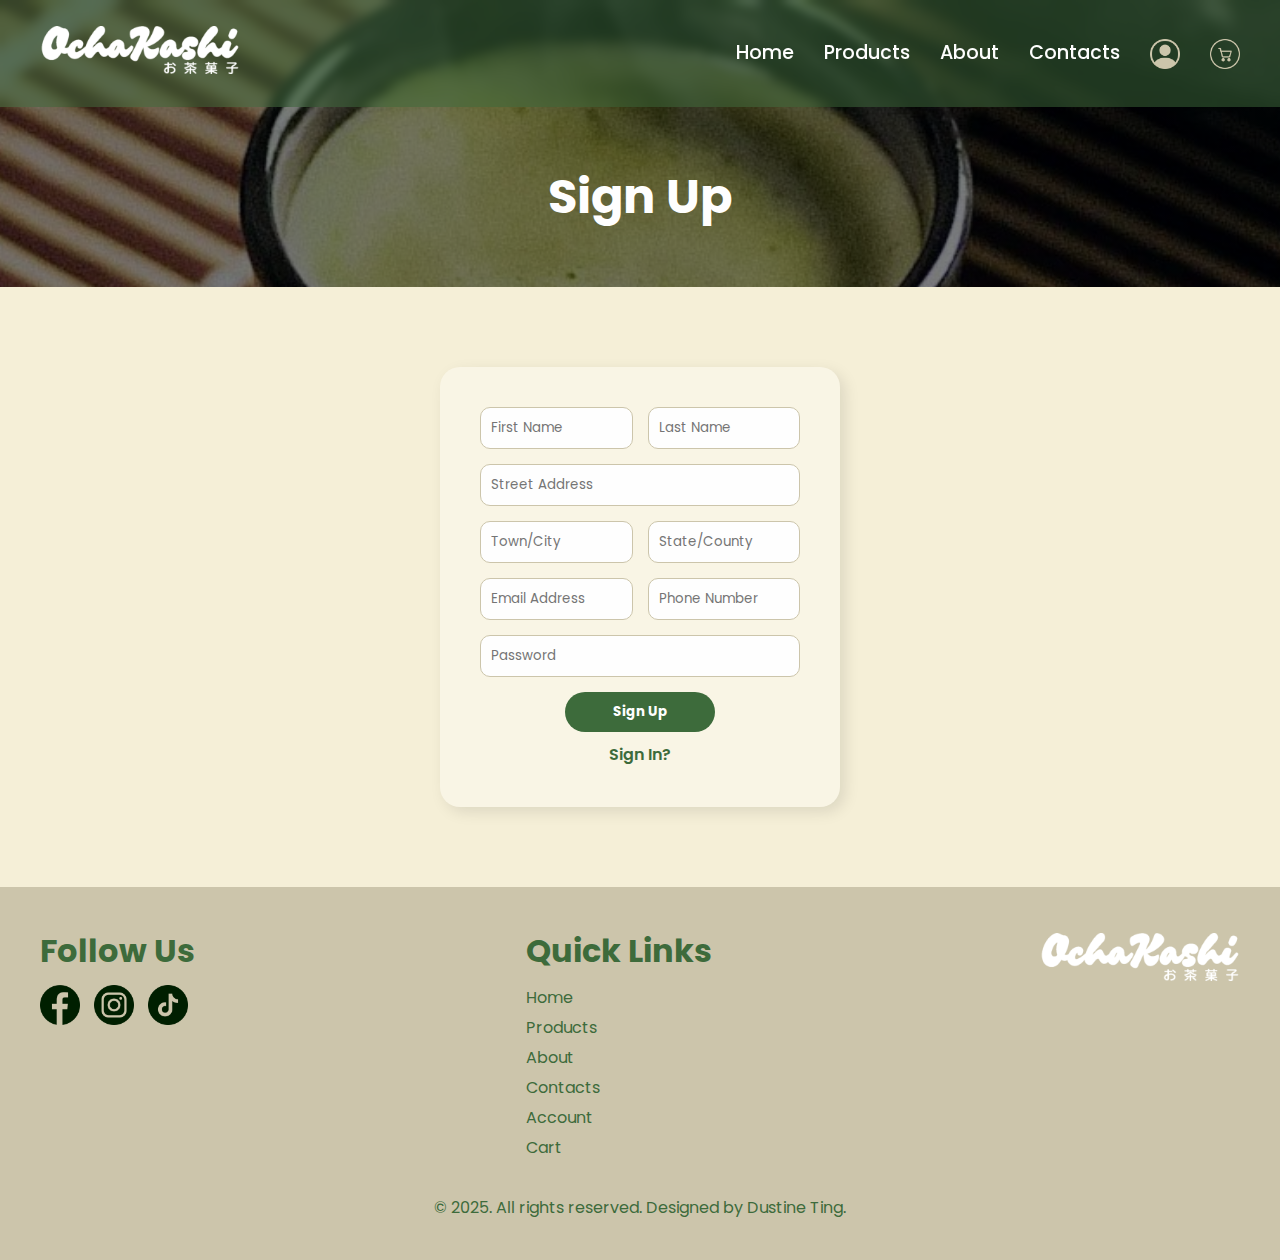
<file: Sign-Up.html>
<!DOCTYPE html>
<html lang = "en">
    <head>
        <meta charset = "UTF-8">
        <meta name = "viewport" content = "width=device-width, initial-scale=1.0">
        <link href = "Styles.css" rel = "stylesheet">
        <link href = "https://fonts.googleapis.com/css2?family=Poppins:ital,wght@0,100;0,200;0,300;0,400;0,500;0,600;0,700;0,800;0,900;1,100;1,200;1,300;1,400;1,500;1,600;1,700;1,800;1,900&display=swap" rel = "stylesheet">
        <title>Sign Up - OchaKashi</title>
    </head>
    <body>
        <!-- Navigation Section -->
        <header class = "navigation">
            <div class = "logo"><a href = "Index.html"><img src = "Images/OchaKashi White Logo.png" alt = "OchaKashi White Logo"></a></div>
            <nav>
                <ul>
                    <li><a href = "Index.html">Home</a></li>
                    <li><a href = "Products.html">Products</a></li>
                    <li><a href = "About.html">About</a></li>
                    <li><a href = "Contacts.html">Contacts</a></li>
                    <li><a href = "Account.html"><img src = "Images/Account Icon.png" alt = "Account Icon"></a></li>
                    <li><a href = "Cart.html"><img src = "Images/Cart Icon.png" alt = "Cart Icon"></a></li>
                </ul>
            </nav>
        </header>

        <!-- Hero Section -->
        <section class = "account-hero">
            <div class = "overlay">
                <h1>Sign Up</h1>
            </div>
        </section>

        <!-- Sign-Up Form -->
        <section class = "account-section">
            <form class = "account-form">
                <div class = "name-fields">
                    <input type = "text" placeholder = "First Name" required>
                    <input type = "text" placeholder = "Last Name" required>
                </div>

                <input type = "text" placeholder = "Street Address" required>

                <div class = "city-fields">
                    <input type = "text" placeholder = "Town/City" required>
                    <input type = "text" placeholder = "State/County" required>
                </div>

                <div class = "contact-fields">
                    <input type = "email" placeholder = "Email Address" required>
                    <input type = "text" placeholder = "Phone Number" required>
                </div>

                <input type = "password" placeholder="Password" required>

                <button type = "submit" class = "button">Sign Up</button>
                <a href = "Account.html" class = "switch-link">Sign In?</a>
            </form>
        </section>

        <!-- Footer Section-->
        <footer>
            <div class = "socials">
                <h5>Follow Us</h5>
                <div class = "icons">
                    <a href = "" target = "_blank"><img src = "Images/FB Logo.png" alt = "Facebook Logo"></a>
                    <a href = "" target = "_blank"><img src = "Images/IG Logo.png" alt = "Instagram Logo"></a>
                    <a href = "" target = "_blank"><img src = "Images/TikTok Logo.png" alt = "TikTok Logo"></a>
                </div>
            </div>
            <div class = "quick-links">
                <h5>Quick Links</h5>
                <ul>
                    <li><a href = "Index.html">Home</a></li>
                    <li><a href = "Products.html">Products</a></li>
                    <li><a href = "About.html">About</a></li>
                    <li><a href = "Contacts.html">Contacts</a></li>
                    <li><a href = "Account.html">Account</a></li>
                    <li><a href = "Cart.html">Cart</a></li>
                </ul>
            </div>
            <div class = "footer-logo"><a href = "Index.html"><img src = "Images/OchaKashi White Logo.png" alt = "OchaKashi White Logo"></a></div>
            <p class = "credits">© 2025. All rights reserved. Designed by Dustine Ting.</p>
        </footer>
    </body>
</html>
</file>
<file: Styles.css>
/* ===== General Styles ===== */
* {
    margin: 0;
    padding: 0;
    box-sizing: border-box;
    font-family: 'Poppins', sans-serif;
}

/* ===== Body Styles ===== */
body {
    background: linear-gradient(rgba(0, 0, 0, 0.5), rgba(0, 0, 0, 0.5)),
                url('Images/Matcha Hero Image.jpg') center top no-repeat;
    background-size: cover;
    background-attachment: fixed;
    font-family: 'Poppins', sans-serif;
    color: #F9F5E5;
}

/* ===== Navigation Styles ===== */
.navigation {
    display: flex;
    justify-content: space-between;
    align-items: center;
    background-color: #3D6B3B80;
    padding: 20px 40px;
    position: sticky;
    top: 0;
    z-index: 1000;
    backdrop-filter: blur(5px);
}

.navigation .logo img {
    height: 60px;
    width: 200px;
    object-fit: cover;
}

.navigation nav ul {
    list-style: none;
    display: flex;
    gap: 30px;
}

.navigation nav ul li a {
    color: #FEFEFE;
    text-decoration: none;
    font-size: 1.2rem;
    font-weight: 500;
}

.navigation nav ul li a img {
    height: 30px;
    vertical-align: middle;
}

.navigation nav ul li a:hover {
    color: #CCC5AB;
    transition: color 0.3s ease;
}

.navigation nav ul li a img:hover {
    opacity: 0.75;
}

/* ===== Index Page ===== */
/* Hero Section */
.hero {
    height: 50vh;
    position: relative;
    display: flex;
    align-items: center;
    justify-content: center;
}

.hero .overlay {
    padding: 30px;
    max-width: 800px;
    text-align: left;
    border-radius: 10px;
}

.hero .overlay p {
    font-size: 1.2rem;
    line-height: 1.6;
    text-align: justify;
    color: #FEFEFE;
    text-shadow: 3px 3px 6px #000000;
}

/* Offerings Section */
.offerings {
    background-color: #F9F5E5;
    padding: 60px 40px;
    text-align: center;
}

.offerings h1 {
    font-size: 2.5rem;
    margin-bottom: 40px;
    color: #3D6B3B;
}

.cards {
    display: flex;
    justify-content: center;
    gap: 60px;
    flex-wrap: wrap;
}

.card {
    background-color: #FEFEFE;
    border-radius: 15px;
    box-shadow: 0 6px 16px rgba(0, 0, 0, 0.15);
    padding: 25px;
    width: 400px;
    transition: transform 0.3s ease, box-shadow 0.3s ease;
}

.card:hover {
    transform: translateY(-10px) scale(1.03);
    box-shadow: 0 10px 20px rgba(0, 0, 0, 0.2);
}

.card img {
    width: 100%;
    height: 230px;
    object-fit: cover;
    border-radius: 12px;
}

.card h3 {
    margin-top: 20px;
    font-size: 1.5rem;
    color: #3D6B3B;
    font-weight: 600;
}

/* ===== Products Page ===== */
/* Product Sections */
.product-section {
    text-align: center;
}

/* Section Header Banner */
.section-header h1 {
    color: #FEFEFE;
    font-size: 3rem;
    font-weight: 700;
    padding: 80px 0;
    margin: 0;
    background-size: cover;
    background-position: center;
    position: relative;
    text-shadow: 3px 3px 5px rgba(0, 0, 0, 0.5);
}

.section-header h1 {
    position: relative;
    z-index: 1;
}

/* Banner Backgrounds */
.powder-section .section-header h1::before,
.treats-section .section-header h1::before {
    content: "";
    position: absolute;
    inset: 0;
    background: rgba(0, 0, 0, 0.45);
    z-index: -1;
    border-radius: 10px;
}

.powder-section .section-header h1 {
    background-image: url('Images/Matcha Powder.jpg');
}

.treats-section .section-header h1 {
    background-image: url('Images/Matcha Treats.jpg');
}

/* Background Colors */
.powder-section {
    background-color: #F9F5E5;
    padding-bottom: 60px;
}

.treats-section {
    background-color: #1C1C1A;
    padding-bottom: 60px;
}

/* Product Cards */
.product-cards {
    display: flex;
    justify-content: center;
    gap: 30px;
    flex-wrap: wrap;
    margin-top: 50px;
}

.product-card {
    background-color: #FEFEFE;
    border-radius: 15px;
    box-shadow: 4px 4px 12px rgba(0, 0, 0, 0.25);
    width: 260px;
    padding: 20px;
    transition: transform 0.3s ease;
}

.treats-section .product-card {
    background-color: #F5EFD7;
}

.product-card:hover {
    transform: translateY(-5px);
}

.product-card img {
    width: 100%;
    border-radius: 10px;
}

.product-card h3 {
    color: #3D6B3B;
    font-size: 1.1rem;
    margin-top: 15px;
}

.product-card h3 span {
    color: #555555;
    font-weight: 400;
}

.price {
    margin-top: 12px;
    background-color: #3D6B3B;
    color: #FEFEFE;
    display: inline-block;
    padding: 10px 20px;
    border-radius: 25px;
    font-weight: 600;
}

.price:hover {
    background-color: #2E4D35;
}

/* ===== About Page ===== */
/* Hero Section */
.about-hero {
    height: 20vh;
    display: flex;
    align-items: center;
    justify-content: center;
    position: relative;
}

.about-hero .overlay {
    width: 100%;
    height: 100%;
    display: flex;
    align-items: center;
    justify-content: center;
}

.about-hero h1 {
    color: #FFFFFF;
    font-size: 3rem;
    font-weight: 700;
    letter-spacing: -0.05rem;
}

/* Content Section */
.about-section {
    background-color: #F9F5E5;
    padding: 60px 15%;
    text-align: center;
}

.about-section p {
    font-size: 18px;
    line-height: 1.8;
    color: #333333;
    margin-bottom: 30px;
}

.quote {
    font-style: italic;
    color: #2E4D35;
}

.highlight {
    color: #5ca660;
    font-weight: 600;
}

.about-image img {
    max-width: 400px;
    width: 100%;
    margin-top: 30px;
}

/* ===== Contacts Page ===== */
/* Hero Section */
.contact-hero {
    height: 20vh;
    position: relative;
    display: flex;
    align-items: center;
    justify-content: center;
    color: #FEFEFE;
}

.contact-hero .overlay {
    width: 100%;
    height: 100%;
    display: flex;
    align-items: center;
    justify-content: center;
}

.contact-hero h1 {
    font-size: 3rem;
    font-weight: 700;
    letter-spacing: -0.05rem;
}

/* Contact Form & Info Section */
.contact-section {
    background-color: #F9F5E5;
    padding: 60px 10%;
    display: flex;
    justify-content: center;
}

.contact-container {
    display: flex;
    justify-content: space-between;
    flex-wrap: wrap;
    gap: 50px;
    width: 100%;
    max-width: 1200px;
}

/* Left Side Form Section */
.contact-form {
    flex: 1;
    min-width: 300px;
    color: #202020;
}

.contact-form h2 {
    font-size: 2rem;
    margin-bottom: 20px;
    font-weight: 600;
}

.contact-form label {
    font-weight: 500;
    display: block;
    margin: 10px 0 5px;
}

.contact-form input,
.contact-form textarea {
    width: 100%;
    padding: 10px 15px;
    border: 1px solid #202020;
    border-radius: 8px;
    font-family: 'Poppins', sans-serif;
    font-size: 1rem;
    background-color: #F9F5E5;
    outline: none;
    color: #202020;
}

.contact-form textarea {
    resize: none;
}

.submit-button {
    background-color: #3D6B3B;
    color: #FEFEFE;
    border: none;
    padding: 8px 25px;
    border-radius: 8px;
    font-weight: 600;
    font-size: 14px;
    margin-top: 15px;
    cursor: pointer;
    transition: background 0.5s ease;
}

.submit-button:hover {
    background-color: #2B4D2A;
}

/* Right Side Info Section */
.contact-info {
    flex: 1;
    min-width: 250px;
    color: #202020;
}

.contact-info h3 {
    font-size: 2rem;
    font-weight: 600;
    margin-bottom: 10px;
}

.contact-info p {
    font-size: 1rem;
    margin-bottom: 10px;
    display: flex;
    align-items: center;
    gap: 10px;
}

.contact-info img {
    width: 20px;
    height: 20px;
}

/* ===== Accounts Page ===== */
/* Account Hero */
.account-hero {
    height: 20vh;
    display: flex;
    align-items: center;
    justify-content: center;
}

.account-hero h1 {
    color: #FEFEFE;
    font-size: 3rem;
    font-weight: 700;
    text-align: center;
}

/* Account Section */
.account-section {
    background-color: #F5EFD7;
    padding: 80px 0;
    display: flex;
    justify-content: center;
}

.account-form {
    background-color: #F9F5E5;
    padding: 40px;
    border-radius: 20px;
    box-shadow: 5px 5px 15px rgba(0, 0, 0, 0.1);
    width: 400px;
    display: flex;
    flex-direction: column;
    align-items: center;
}

.account-form label {
    align-self: flex-start;
    margin: 10px 0 5px 10px;
    color: #3D6B3B;
    font-weight: 600;
}

.account-form input {
    width: 100%;
    padding: 10px;
    margin-bottom: 15px;
    border-radius: 10px;
    border: 1px solid #CCC5AB;
    background-color: #FEFEFE;
}

.account-form .button {
    background-color: #3D6B3B;
    color: #FEFEFE;
    border: none;
    padding: 10px 0;
    border-radius: 30px;
    width: 150px;
    font-weight: bold;
    cursor: pointer;
    transition: background 0.3s ease;
}

.account-form .button:hover {
    background-color: #2B4D2A;
}

.account-form a {
    margin-top: 10px;
    color: #3D6B3B;
    text-decoration: none;
    font-weight: 600;
}

.account-form a:hover {
    text-decoration: underline;
}

/* Additional Form Layouts */
.name-fields,
.city-fields,
.contact-fields {
    display: flex;
    gap: 15px;
    width: 100%;
}

.name-fields input,
.city-fields input,
.contact-fields input {
    flex: 1;
}

/* Forgot Password */
.code-fields {
    display: flex;
    gap: 10px;
    width: 100%;
    align-items: stretch;
}

.code-fields input {
    flex: 1;
    outline: none;
    height: 40px;
    box-sizing: border-box;
    display: flex;
    align-items: center;
}

.small-button {
    background-color: #3D6B3B;
    color: #fff;
    border: none;
    border-radius: 25px;
    padding: 0 20px;
    font-size: 0.75rem;
    font-weight: 600;
    cursor: pointer;
    transition: background 0.3s ease;
    height: 40px;
    box-sizing: border-box;
    display: flex;
    align-items: center;
    justify-content: center;
}

.small-button:hover {
    background-color: #2B4D2A;
}

/* Link Styling */
.switch-link {
    margin-top: 10px;
    color: #3D6B3B;
    font-weight: 600;
    text-decoration: none;
    transition: color 0.3s;
}

.switch-link:hover {
    text-decoration: underline;
}

/* ===== Cart Page ===== */
/* Cart Hero */
.cart-hero {
    height: 20vh;
    display: flex;
    align-items: center;
    justify-content: center;
}

.cart-hero h1 {
    color: #FEFEFE;
    font-size: 3rem;
    font-weight: 700;
    text-align: center;
}

/* Cart Section */
.cart-section {
    background-color: #F5EFD7;
    padding: 60px 10%;
    display: flex;
    justify-content: center;
}

.cart-container {
    display: flex;
    gap: 50px;
    max-width: 1000px;
    width: 100%;
    justify-content: space-between;
}

/* Cart Items */
.cart-items {
    background-color: #F9F5E5;
    border-radius: 15px;
    box-shadow: 5px 5px 15px rgba(0, 0, 0, 0.1);
    flex: 2;
    padding: 20px;
}

.cart-item {
    display: flex;
    align-items: center;
    border: 1px solid #CCC5AB;
    border-radius: 10px;
    padding: 15px;
    background-color: #FEFEFE;
    margin-bottom: 15px;
}

.cart-item img {
    width: 70px;
    height: 70px;
    border-radius: 10px;
    margin-right: 15px;
}

.item-info h3 {
    color: #3D6B3B;
    font-size: 1rem;
    font-weight: 600;
}

.item-price, .item-total {
    flex: 0 0 70px;
    text-align: center;
    color: #3D6B3B;
    font-weight: 600;
}

.quantity-controls {
    display: flex;
    align-items: center;
    gap: 10px;
    background-color: #EAE2C8;
    color: #2B4D2A;
    padding: 5px 10px;
    border-radius: 10px;
}

.quantity-controls button {
    background: none;
    border: none;
    color: #3D6B3B;
    font-size: 1.1rem;
    cursor: pointer;
}

/* Order Summary */
.order-summary {
    flex: 1;
    display: flex;
    flex-direction: column;
    gap: 10px;
    color: #3D6B3B;
}

.order-summary h2 {
    font-size: 1.5rem;
    margin-bottom: 10px;
}

.summary-item {
    display: flex;
    justify-content: space-between;
    margin: 5px 0;
    font-weight: 600;
}

.payment-methods {
    background-color: #EAE2C8;
    border-radius: 10px;
    padding: 10px;
}

.payment-methods summary {
    font-weight: 600;
    cursor: pointer;
}

.payment-methods ul {
    list-style: none;
    padding-left: 10px;
    margin-top: 8px;
}

.payment-methods li {
    margin-bottom: 5px;
}

.checkout-button {
    margin-top: 15px;
    background-color: #3D6B3B;
    color: #fff;
    border: none;
    padding: 10px 0;
    border-radius: 25px;
    font-weight: bold;
    cursor: pointer;
    transition: background 0.3s ease;
}

.checkout-button:hover {
    background-color: #2B4D2A;
}

/* ===== Footer Styles ===== */
footer {
    background-color: #CCC5AB;
    color: #3D6B3B;
    padding: 40px;
    display: flex;
    flex-wrap: wrap;
    justify-content: space-between;
    align-items: flex-start;
}

footer h5 {
    margin-bottom: 10px;
    font-size: 2rem;
}

footer .icons a img {
    height: 40px;
    margin-right: 10px;
}

footer .quick-links ul {
    list-style: none;
}

footer .quick-links ul li {
    margin-bottom: 5px;
}

footer .quick-links ul li a {
    color: #3D6B3B;
    text-decoration: none;
}

footer .quick-links ul li a:hover {
    color: #3D6B3B;
    text-decoration: underline;
}

.footer-logo img {
    height: 60px;
    width: 200px;
    object-fit: cover;
}

.credits {
    width: 100%;
    text-align: center;
    margin-top: 30px;
    font-size: 1rem;
}

/* ========== Responsive Media Section ========== */
/* ===== Tablet View ===== */
@media (max-width: 1024px) {

    /* Header */
    .navigation nav ul {
        gap: 20px;
    }

    .navigation nav ul li a {
        font-size: 0.95rem;
    }

    /* Hero */
    .product-hero {
        height: 25vh;
        text-align: center;
        padding: 40px 20px;
    }

    .product-hero h1 {
        font-size: 2.3rem;
    }

    /* Section */
    .section-header h1 {
        font-size: 1.8rem;
        padding: 60px 10px;
    }

    /* Product */
    .product-cards {
        gap: 20px;
        padding: 0 5%;
    }

    .product-card {
        width: 220px;
        padding: 18px;
    }

    /* Account */
    .account-form {
        width: 85%;
        padding: 30px;
    }

    .account-form input,
    .code-fields input {
        font-size: 0.95rem;
    }

    /* Cart */
    .cart-container {
        flex-direction: column;
        align-items: center;
        gap: 30px;
    }

    .cart-items {
        width: 90%;
    }

    .order-summary {
        width: 90%;
        text-align: center;
    }

    /* Footer */
    footer {
        flex-direction: column;
        align-items: center;
        text-align: center;
        gap: 25px;
        padding: 40px 0;
    }

    footer .quick-links ul {
        display: flex;
        flex-wrap: wrap;
        justify-content: center;
        gap: 10px;
    }
}


/* ===== Mobile View ===== */
@media (max-width: 770px) {

    /* Header */
    .navigation {
        flex-direction: column;
        padding: 15px;
    }

    .navigation nav ul {
        flex-wrap: wrap;
        justify-content: center;
        gap: 15px;
    }

    .logo img {
        width: 150px;
    }

    /* Hero */
    .product-hero {
        height: 20vh;
        background-attachment: scroll;
    }

    .product-hero h1 {
        font-size: 1.8rem;
    }

    /* Product */
    .product-section {
        padding: 40px 5%;
    }

    .product-cards {
        flex-direction: column;
        align-items: center;
        gap: 25px;
    }

    .product-card {
        width: 90%;
    }

    /* Forms */
    .account-form {
        width: 90%;
        padding: 25px;
    }

    .name-fields,
    .city-fields,
    .contact-fields,
    .code-fields {
        flex-direction: column;
        gap: 10px;
    }

    .account-form input {
        font-size: 0.95rem;
        padding: 10px 15px;
    }

    .small-button {
        width: 100%;
        font-size: 0.95rem;
    }

    /* Cart */
    .cart-container {
        flex-direction: column;
        width: 100%;
        padding: 0 5%;
    }

    .cart-items {
        width: 100%;
    }

    .cart-item {
        flex-direction: column;
        text-align: center;
        gap: 10px;
    }

    .order-summary {
        width: 100%;
        margin-top: 20px;
        background: #F5EFD7;
        border-radius: 10px;
        padding: 20px;
    }

    /* Footer */
    footer {
        flex-direction: column;
        text-align: center;
        gap: 20px;
    }

    footer .socials,
    footer .quick-links {
        width: 100%;
    }

    footer .quick-links ul {
        flex-wrap: wrap;
        justify-content: center;
        gap: 10px;
    }

    footer .footer-logo img {
        width: 120px;
    }
}
</file>
